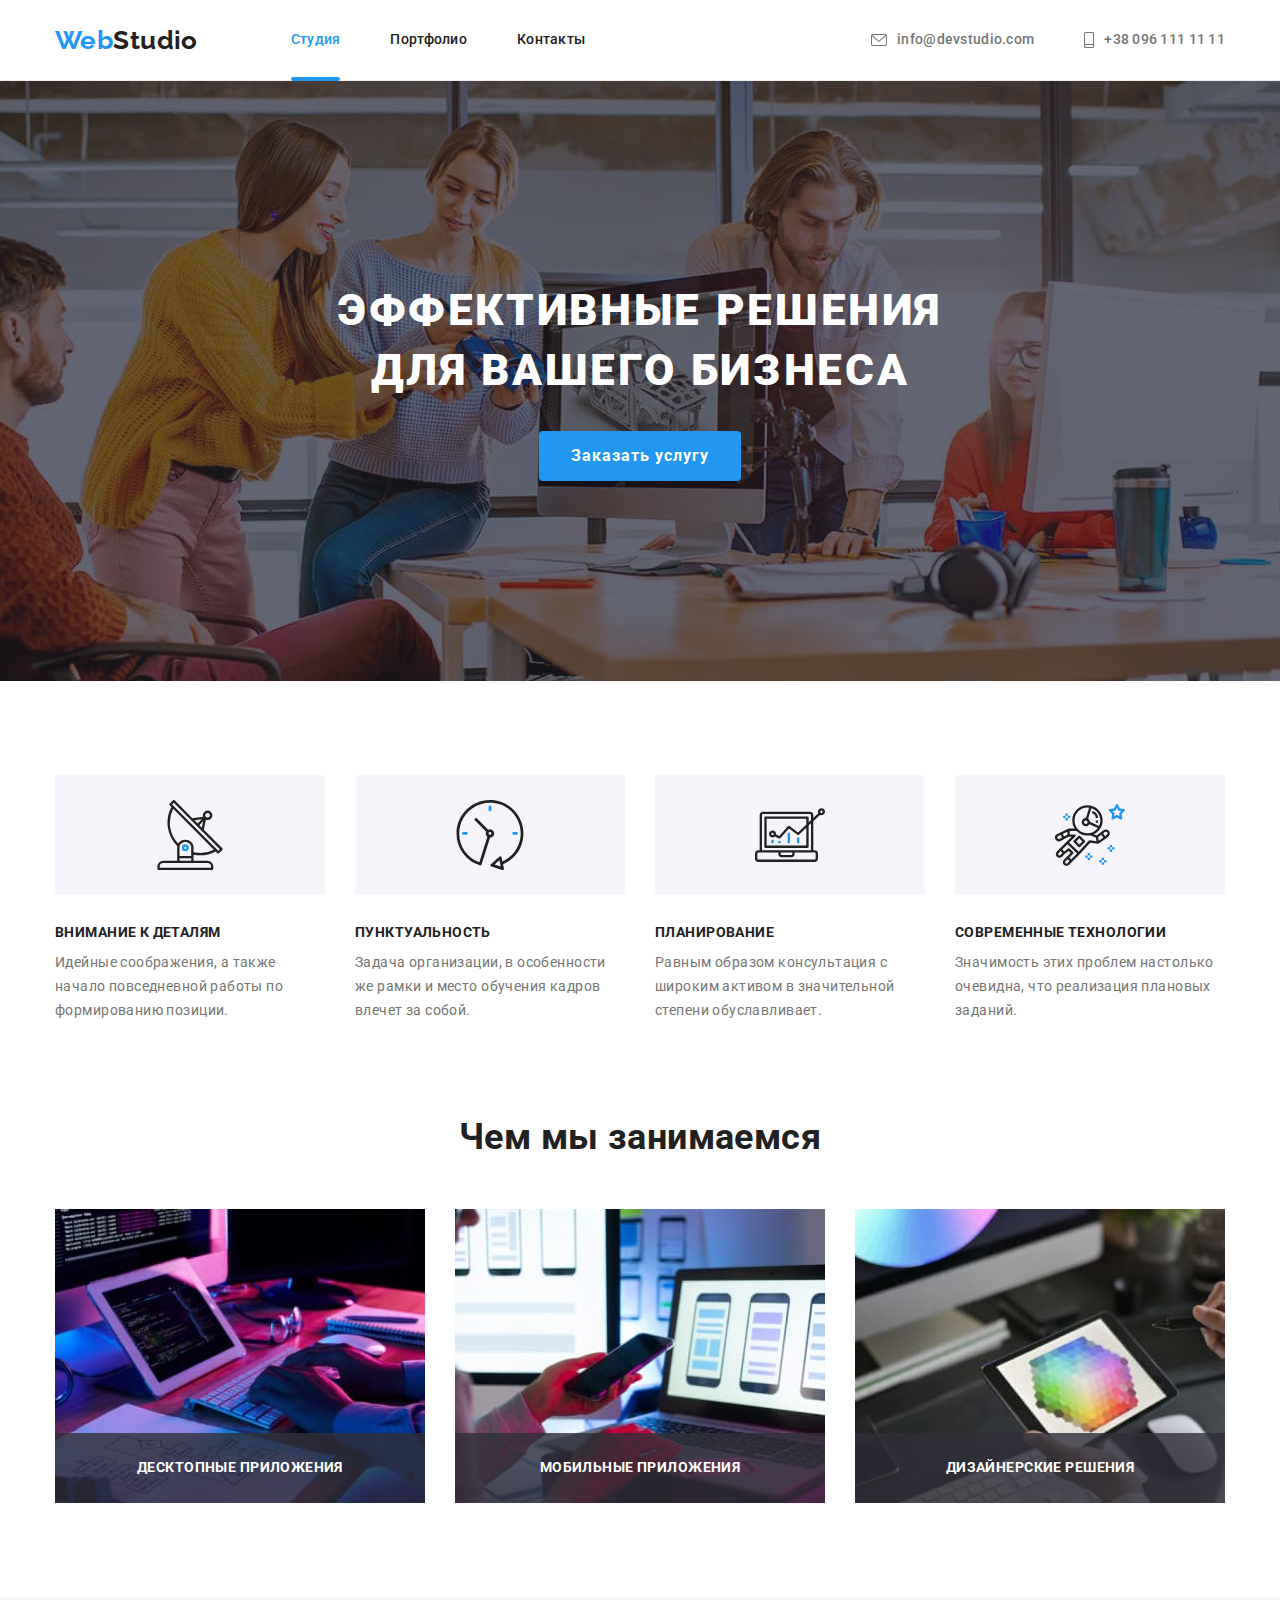
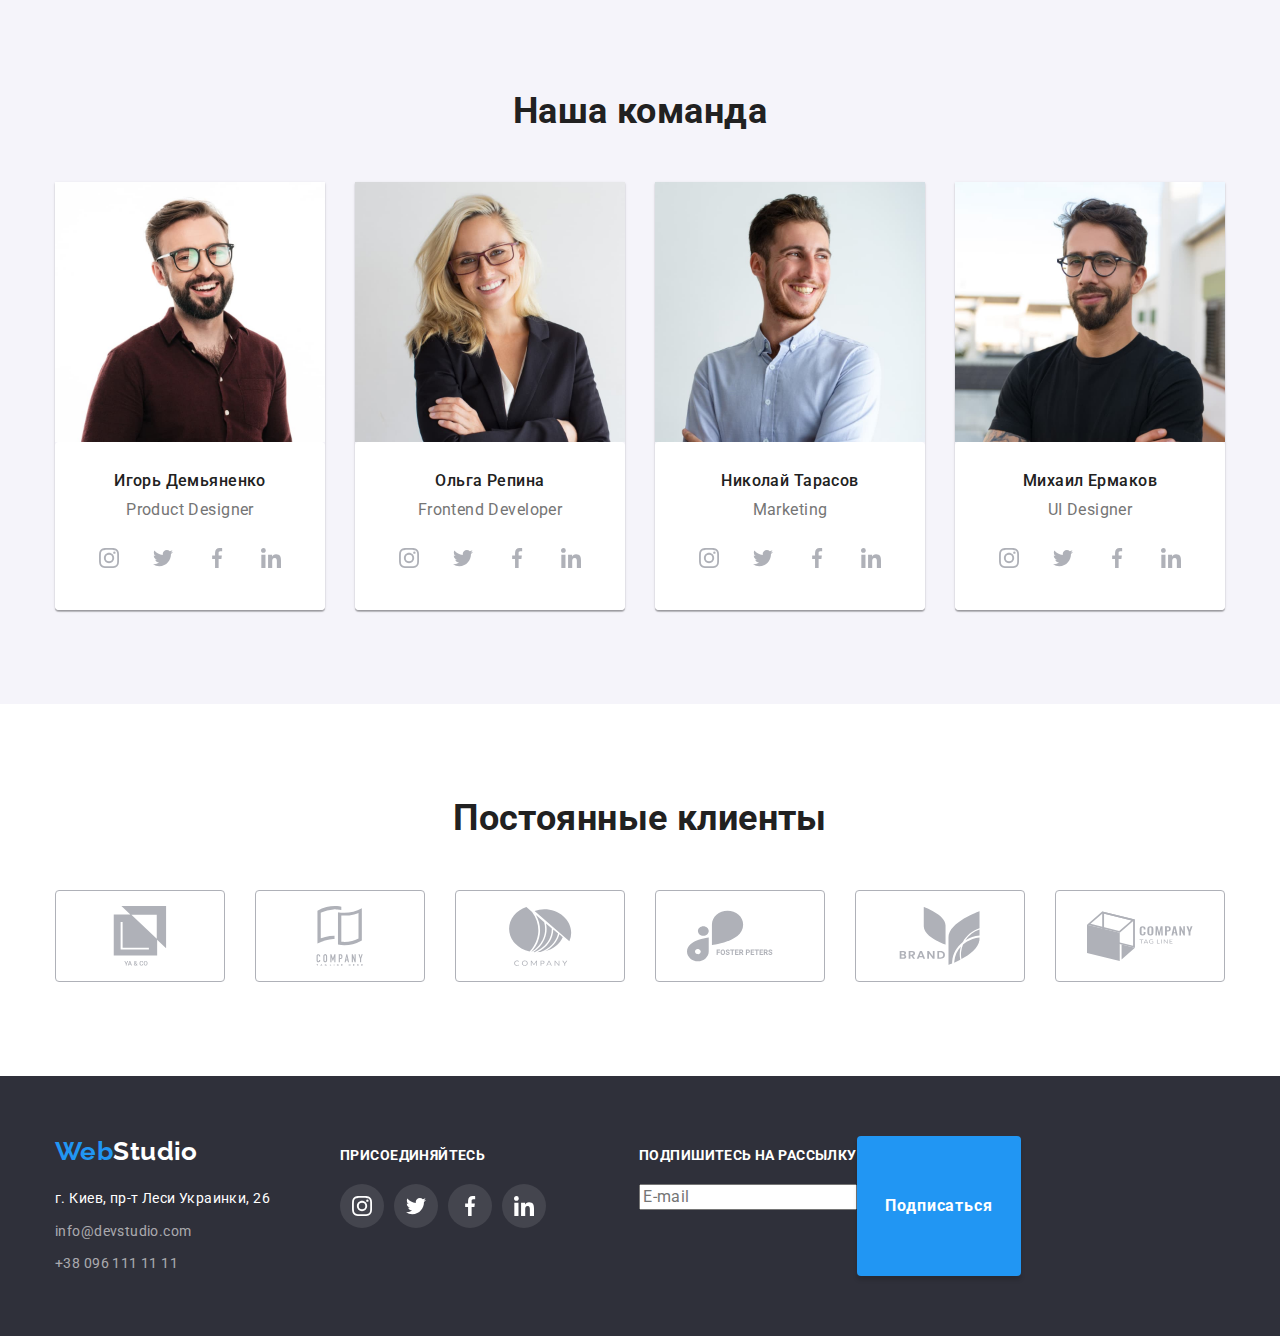
<file: index.html>
<!DOCTYPE html>
<html lang="ru">
  <head>
    <meta charset="UTF-8" />
    <meta http-equiv="X-UA-Compatible" content="IE=edge" />
    <meta name="viewport" content="width=device-width, initial-scale=1.0" />
    <link rel="preconnect" href="https://fonts.googleapis.com" />
    <link rel="preconnect" href="https://fonts.gstatic.com" crossorigin />
    <link
      href="https://fonts.googleapis.com/css2?family=Raleway:wght@700&family=Roboto:wght@400;500;700;900&display=swap"
      rel="stylesheet"
    />

    <link
      rel="stylesheet"
      href="https://cdnjs.cloudflare.com/ajax/libs/modern-normalize/1.1.0/modern-normalize.min.css"
    />

    <link rel="stylesheet" href="./css/styles.css" />
    <title>WebStudio</title>
  </head>
  <body>
    <header>
      <div class="container header-box">
        <nav class="main-nav">
          <a href="./index.html" lang="en" class="studio-logo"
            >Web<span class="studio-logo-head">Studio</span>
          </a>

          <ul class="nav-list">
            <li class="list-item">
              <a href="./index.html" class="link current nav-link">Студия</a>
            </li>
            <li class="list-item">
              <a href="./portfolio.html" class="link nav-link">Портфолио</a>
            </li>
            <li class="list-item">
              <a href="" class="link nav-link">Контакты</a>
            </li>
          </ul>
        </nav>

        <ul class="contacts">
          <li class="list-item">
            <a href="mailto:info@devstudio.com" class="link contact">
              <svg class="contact-icon" width="16" height="12">
                <use href="./images/icons.svg#icon-envelope"></use>
              </svg>
              info@devstudio.com</a
            >
          </li>
          <li class="list-item">
            <a href="tel:+380961111111" class="link contact">
              <svg class="contact-icon" width="10" height="16">
                <use href="./images/icons.svg#icon-smartphone"></use>
              </svg>
              +38 096 111 11 11</a
            >
          </li>
        </ul>
      </div>
    </header>

    <main>
      <!--герой-->
      <section class="hero">
        <div class="overlay">
          <h1 class="hero-title">Эффективные решения для вашего бизнеса</h1>
          <button type="button" class="hero-button" data-modal-open>Заказать услугу</button>
          <div class="backdrop is-hidden" data-modal>
            <div class="modal">
              <button class="close-button" data-modal-close>
                <svg width="18" height="18">
                  <use href="./images/icons.svg#icon-close"></use>
                </svg>
              </button>
              <strong>Оставьте свои данные, мы вам перезвоним</strong>
              <form action="">
                <div>
                  <label for="name">Имя</label>
                  <input type="text" name="name" id="name" />
                  <label for="tel">Телефон</label>
                  <input type="text" name="tel" id="tel" />
                  <label for="mail">Почта</label>
                  <input type="text" name="mail" id="modal-mail" />
                  <label for="textarea">Комментарий</label>
                  <input
                    type="textarea"
                    name="textarea"
                    id="textarea"
                    placeholder="Введите текст"
                  />
                </div>
                <input type="checkbox" />
                <label for="checkbox"
                  >Соглашаюсь с рассылкой и принимаю
                  <a href="#">Условия договора</a>
                </label>
                <button>Отправить</button>
              </form>
            </div>
          </div>
        </div>
      </section>
      <!--Особенности-->
      <section class="section">
        <div class="container">
          <h2 class="title section-title" hidden>Особенности</h2>
          <ul class="features">
            <li class="list-item">
              <div class="features-box">
                <svg width="70" height="70">
                  <use href="./images/icons.svg#icon-antenna"></use>
                </svg>
              </div>
              <h3 class="title features-title">Внимание к деталям</h3>
              <p class="text">
                Идейные соображения, а также начало повседневной работы по формированию позиции.
              </p>
            </li>
            <li class="list-item">
              <div class="features-box">
                <svg width="70" height="70">
                  <use href="./images/icons.svg#icon-clock"></use>
                </svg>
              </div>
              <h3 class="title features-title">Пунктуальность</h3>
              <p class="text">
                Задача организации, в особенности же рамки и место обучения кадров влечет за собой.
              </p>
            </li>
            <li class="list-item">
              <div class="features-box">
                <svg width="70" height="70">
                  <use href="./images/icons.svg#icon-diagram"></use>
                </svg>
              </div>
              <h3 class="title features-title">Планирование</h3>
              <p class="text">
                Равным образом консультация с широким активом в значительной степени обуславливает.
              </p>
            </li>
            <li class="list-item">
              <div class="features-box">
                <svg width="70" height="70">
                  <use href="./images/icons.svg#icon-astronaut"></use>
                </svg>
              </div>
              <h3 class="title features-title">Современные технологии</h3>
              <p class="text">
                Значимость этих проблем настолько очевидна, что реализация плановых заданий.
              </p>
            </li>
          </ul>
        </div>
      </section>
      <!--Чем мы занимаемся-->
      <section class="section no-padding">
        <div class="container">
          <h2 class="title section-title">Чем мы занимаемся</h2>
          <ul class="what-we-do-list">
            <li class="list-item">
              <img src="./images/box1.jpg" alt="Человек набирает код на клавиатуре" width="370" />
              <p class="what-we-do-text">Десктопные приложения</p>
            </li>
            <li class="list-item">
              <img src="./images/box2.jpg" alt="Человек держит в руках смартфон" width="370" />
              <p class="what-we-do-text">Мобильные приложения</p>
            </li>
            <li class="list-item">
              <img
                src="./images/box3.jpg"
                alt="Человек выбирает цвет из палитры на планшете"
                width="370"
              />
              <p class="what-we-do-text">Дизайнерские решения</p>
            </li>
          </ul>
        </div>
      </section>
      <!--Наша команда-->
      <section class="our-team section">
        <div class="container">
          <h2 class="title section-title">Наша команда</h2>
          <ul class="team-list">
            <li class="list-item">
              <img src="./images/igor.jpg" alt="Игорь Демьяненко" width="270" />
              <div class="team-text-box">
                <h3 class="title team-title">Игорь Демьяненко</h3>
                <p lang="en" class="team-text">Product Designer</p>
                <ul class="team-sm-list">
                  <li class="team-sm-item">
                    <a href="https://www.instagram.com/" class="team-sm-link">
                      <svg class="team-sm-icon" width="20" height="20">
                        <use href="./images/icons.svg#icon-instagram"></use>
                      </svg>
                    </a>
                  </li>
                  <li class="team-sm-item">
                    <a href="https://twitter.com/" class="team-sm-link">
                      <svg class="team-sm-icon" width="20" height="20">
                        <use href="./images/icons.svg#icon-twitter"></use>
                      </svg>
                    </a>
                  </li>
                  <li class="team-sm-item">
                    <a href="https://www.facebook.com/" class="team-sm-link">
                      <svg class="team-sm-icon" width="20" height="20">
                        <use href="./images/icons.svg#icon-facebook"></use>
                      </svg>
                    </a>
                  </li>
                  <li class="team-sm-item">
                    <a href="linkedin.com" class="team-sm-link">
                      <svg class="team-sm-icon" width="20" height="20">
                        <use href="./images/icons.svg#icon-linkedin"></use>
                      </svg>
                    </a>
                  </li>
                </ul>
              </div>
            </li>
            <li class="list-item">
              <img src="./images/olga.jpg" alt="Ольга Репина" width="270" />
              <div class="team-text-box">
                <h3 class="title team-title">Ольга Репина</h3>
                <p lang="en" class="team-text">Frontend Developer</p>
                <ul class="team-sm-list">
                  <li class="team-sm-item">
                    <a href="https://www.instagram.com/" class="team-sm-link">
                      <svg class="team-sm-icon" width="20" height="20">
                        <use href="./images/icons.svg#icon-instagram"></use>
                      </svg>
                    </a>
                  </li>
                  <li class="team-sm-item">
                    <a href="https://twitter.com/" class="team-sm-link">
                      <svg class="team-sm-icon" width="20" height="20">
                        <use href="./images/icons.svg#icon-twitter"></use>
                      </svg>
                    </a>
                  </li>
                  <li class="team-sm-item">
                    <a href="https://www.facebook.com/" class="team-sm-link">
                      <svg class="team-sm-icon" width="20" height="20">
                        <use href="./images/icons.svg#icon-facebook"></use>
                      </svg>
                    </a>
                  </li>
                  <li class="team-sm-item">
                    <a href="linkedin.com" class="team-sm-link">
                      <svg class="team-sm-icon" width="20" height="20">
                        <use href="./images/icons.svg#icon-linkedin"></use>
                      </svg>
                    </a>
                  </li>
                </ul>
              </div>
            </li>
            <li class="list-item">
              <img src="./images/nikolai.jpg" alt="Николай Тарасов" width="270" />
              <div class="team-text-box">
                <h3 class="title team-title">Николай Тарасов</h3>
                <p lang="en" class="team-text">Marketing</p>
                <ul class="team-sm-list">
                  <li class="team-sm-item">
                    <a href="https://www.instagram.com/" class="team-sm-link">
                      <svg class="team-sm-icon" width="20" height="20">
                        <use href="./images/icons.svg#icon-instagram"></use>
                      </svg>
                    </a>
                  </li>
                  <li class="team-sm-item">
                    <a href="https://twitter.com/" class="team-sm-link">
                      <svg class="team-sm-icon" width="20" height="20">
                        <use href="./images/icons.svg#icon-twitter"></use>
                      </svg>
                    </a>
                  </li>
                  <li class="team-sm-item">
                    <a href="https://www.facebook.com/" class="team-sm-link">
                      <svg class="team-sm-icon" width="20" height="20">
                        <use href="./images/icons.svg#icon-facebook"></use>
                      </svg>
                    </a>
                  </li>
                  <li class="team-sm-item">
                    <a href="linkedin.com" class="team-sm-link">
                      <svg class="team-sm-icon" width="20" height="20">
                        <use href="./images/icons.svg#icon-linkedin"></use>
                      </svg>
                    </a>
                  </li>
                </ul>
              </div>
            </li>
            <li class="list-item">
              <img src="./images/michael.jpg" alt="Михаил Ермаков" width="270" />
              <div class="team-text-box">
                <h3 class="title team-title">Михаил Ермаков</h3>
                <p lang="en" class="team-text">UI Designer</p>
                <ul class="team-sm-list">
                  <li class="team-sm-item">
                    <a href="https://www.instagram.com/" class="team-sm-link">
                      <svg class="team-sm-icon" width="20" height="20">
                        <use href="./images/icons.svg#icon-instagram"></use>
                      </svg>
                    </a>
                  </li>
                  <li class="team-sm-item">
                    <a href="https://twitter.com/" class="team-sm-link">
                      <svg class="team-sm-icon" width="20" height="20">
                        <use href="./images/icons.svg#icon-twitter"></use>
                      </svg>
                    </a>
                  </li>
                  <li class="team-sm-item">
                    <a href="https://www.facebook.com/" class="team-sm-link">
                      <svg class="team-sm-icon" width="20" height="20">
                        <use href="./images/icons.svg#icon-facebook"></use>
                      </svg>
                    </a>
                  </li>
                  <li class="team-sm-item">
                    <a href="linkedin.com" class="team-sm-link">
                      <svg class="team-sm-icon" width="20" height="20">
                        <use href="./images/icons.svg#icon-linkedin"></use>
                      </svg>
                    </a>
                  </li>
                </ul>
              </div>
            </li>
          </ul>
        </div>
      </section>
      <!-- Постоянные клиенты -->
      <section class="section">
        <div class="container">
          <h1 class="title section-title">Постоянные клиенты</h1>
          <ul class="client-list">
            <li class="client-list-item">
              <a href="" class="client-link"
                ><div class="client-box">
                  <svg class="client-logo" width="106" height="60">
                    <use href="./images/icons.svg#icon-client-1"></use>
                  </svg>
                </div>
              </a>
            </li>
            <li class="client-list-item">
              <a href="" class="client-link"
                ><div class="client-box">
                  <svg class="client-logo" width="106" height="60">
                    <use href="./images/icons.svg#icon-client-2"></use>
                  </svg>
                </div>
              </a>
            </li>
            <li class="client-list-item">
              <a href="" class="client-link"
                ><div class="client-box">
                  <svg class="client-logo" width="106" height="60">
                    <use href="./images/icons.svg#icon-client-3"></use>
                  </svg>
                </div>
              </a>
            </li>
            <li class="client-list-item">
              <a href="" class="client-link"
                ><div class="client-box">
                  <svg class="client-logo" width="106" height="60">
                    <use href="./images/icons.svg#icon-client-4"></use>
                  </svg>
                </div>
              </a>
            </li>
            <li class="client-list-item">
              <a href="" class="client-link"
                ><div class="client-box">
                  <svg class="client-logo" width="106" height="60">
                    <use href="./images/icons.svg#icon-client-5"></use>
                  </svg>
                </div>
              </a>
            </li>
            <li class="client-list-item">
              <a href="" class="client-link"
                ><div class="client-box">
                  <svg class="client-logo" width="106" height="60">
                    <use href="./images/icons.svg#icon-client-6"></use>
                  </svg>
                </div>
              </a>
            </li>
          </ul>
        </div>
      </section>
    </main>

    <footer class="footer">
      <div class="container footer-box">
        <div class="addres-box">
          <a href="./index.html" lang="en" class="studio-logo"
            >Web<span class="studio-logo-footer">Studio</span>
          </a>
          <address>
            <ul>
              <li class="address-list-item list-item">
                <a
                  href="https://goo.gl/maps/N29kRaFCmKMLRvAt8"
                  target="_blank"
                  rel="noopener noreferrer"
                  class="link address-contact address"
                  >г. Киев, пр-т Леси Украинки, 26</a
                >
              </li>
              <li class="address-list-item list-item">
                <a href="mailto:info@devstudio.com" class="link address-contact"
                  >info@devstudio.com</a
                >
              </li>
              <li class="address-list-item list-item">
                <a href="tel:+380961111111" class="link address-contact">+38 096 111 11 11</a>
              </li>
            </ul>
          </address>
        </div>

        <div>
          <strong class="sm-title">присоединяйтесь</strong>
          <ul class="footer-sm-list">
            <li class="footer-sm-item">
              <a href="https://www.instagram.com/" class="footer-sm-link">
                <svg class="footer-sm-icon" width="20" height="20">
                  <use href="./images/icons.svg#icon-instagram"></use>
                </svg>
              </a>
            </li>
            <li class="footer-sm-item">
              <a href="https://twitter.com/" class="footer-sm-link">
                <svg class="footer-sm-icon" width="20" height="20">
                  <use href="./images/icons.svg#icon-twitter"></use>
                </svg>
              </a>
            </li>
            <li class="footer-sm-item">
              <a href="https://www.facebook.com/" class="footer-sm-link">
                <svg class="footer-sm-icon" width="20" height="20">
                  <use href="./images/icons.svg#icon-facebook"></use>
                </svg>
              </a>
            </li>
            <li class="footer-sm-item">
              <a href="linkedin.com" class="footer-sm-link">
                <svg class="footer-sm-icon" width="20" height="20">
                  <use href="./images/icons.svg#icon-linkedin"></use>
                </svg>
              </a>
            </li>
          </ul>
        </div>
        <form action="" class="subscription">
          <div class="subscription-box">
            <label for="mail" name="mail" class="subscription-title">Подпишитесь на рассылку</label>
            <input
              type="mail"
              name="mail"
              id="footer-mail"
              placeholder="E-mail"
              class="mail-field"
            />
          </div>
          <button class="subscription-btn" type="submit">Подписаться</button>
        </form>
      </div>
    </footer>
    <script src="./js/modal.js"></script>
  </body>
</html>
</file>
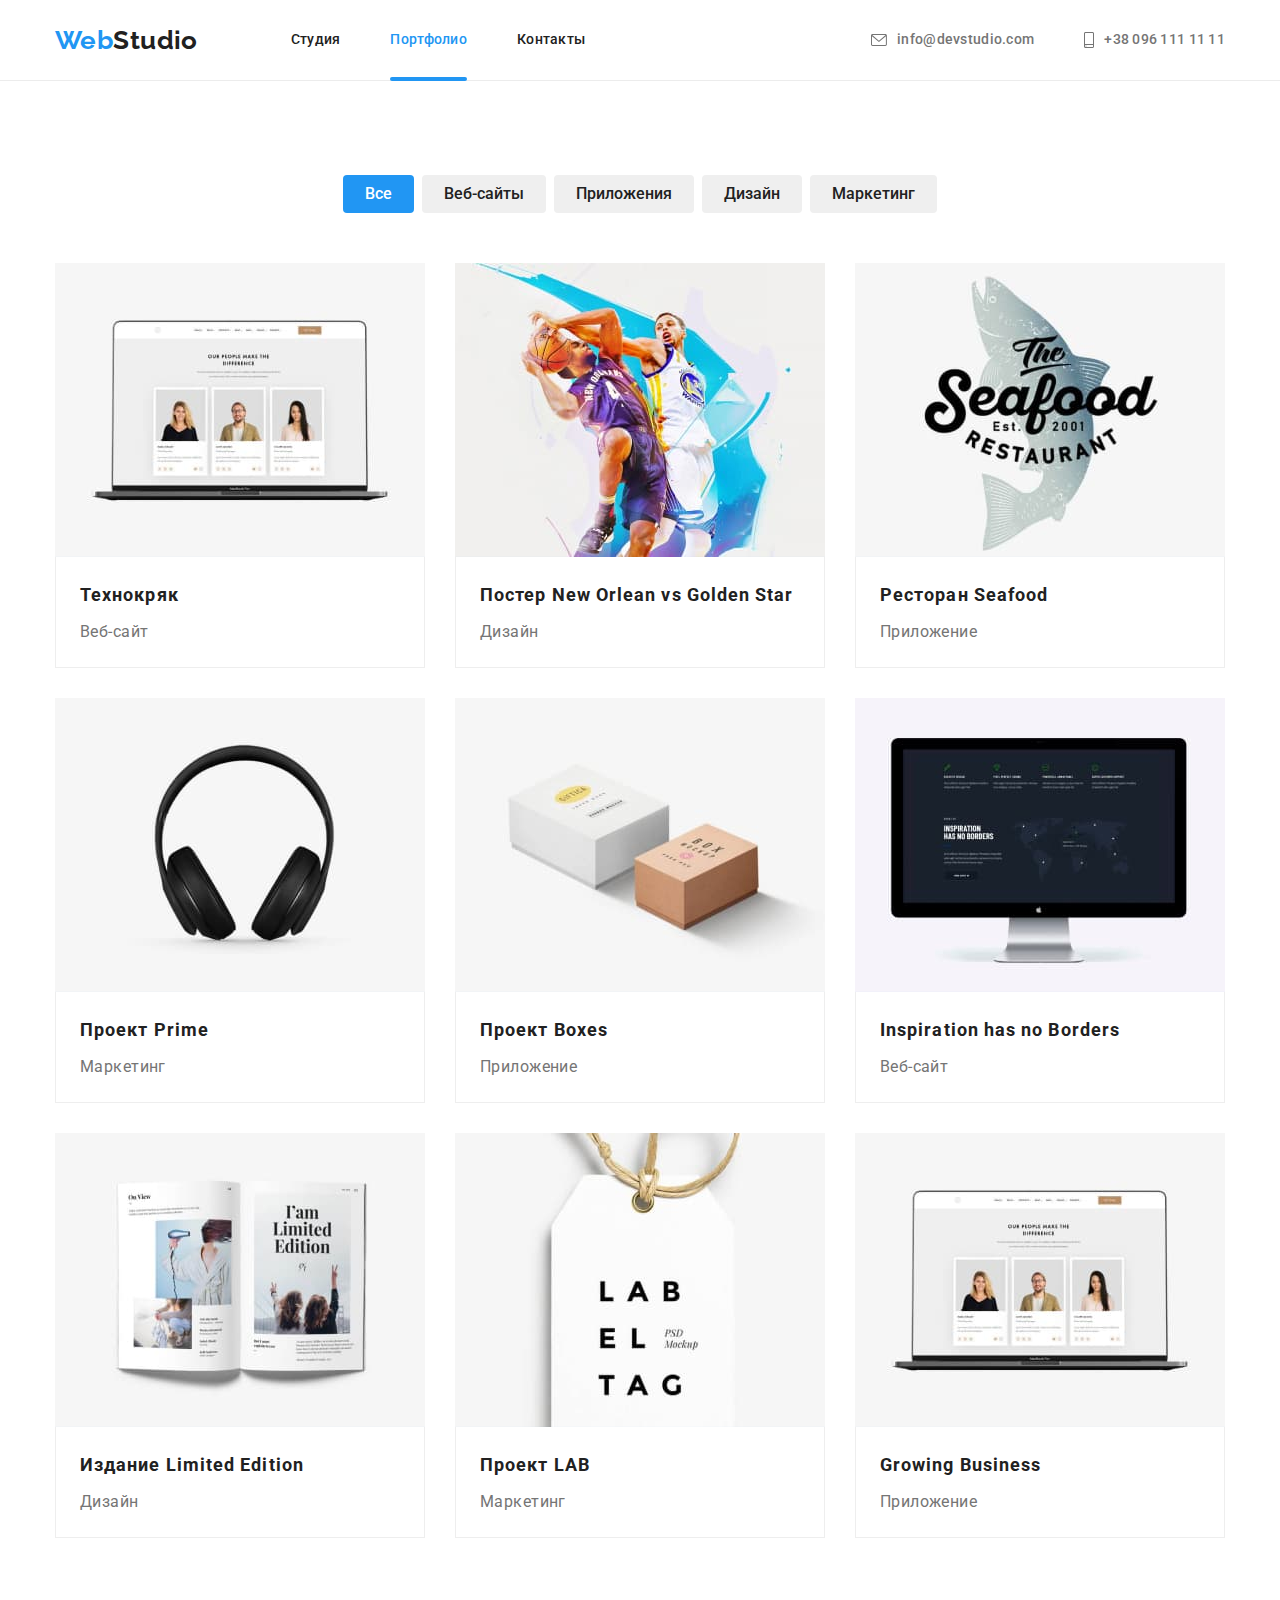
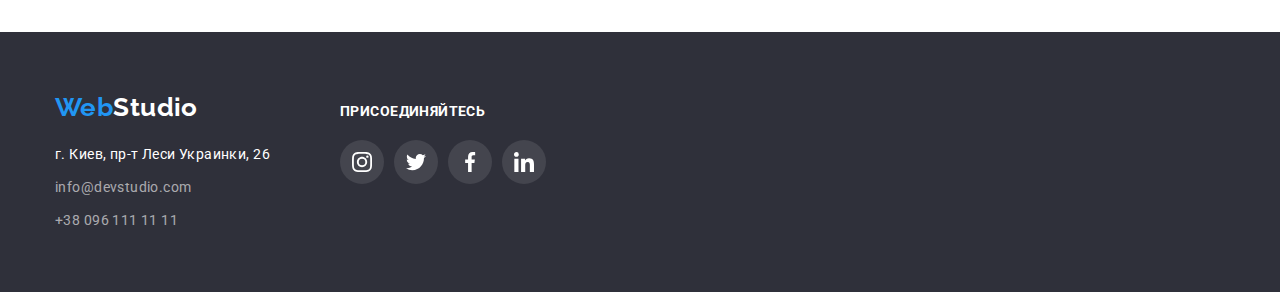
<file: portfolio.html>
<!DOCTYPE html>
<html lang="ru">
  <head>
    <meta charset="UTF-8" />
    <meta http-equiv="X-UA-Compatible" content="IE=edge" />
    <meta name="viewport" content="width=device-width, initial-scale=1.0" />

    <link rel="preconnect" href="https://fonts.googleapis.com" />
    <link rel="preconnect" href="https://fonts.gstatic.com" crossorigin />
    <link
      href="https://fonts.googleapis.com/css2?family=Raleway:wght@700&family=Roboto:wght@400;500;700;900&display=swap"
      rel="stylesheet"
    />

    <link
      rel="stylesheet"
      href="https://cdnjs.cloudflare.com/ajax/libs/modern-normalize/1.1.0/modern-normalize.min.css"
    />

    <link rel="stylesheet" href="./css/styles.css" />
    <title>Портфолио</title>
  </head>
  <body>
    <header>
      <div class="container header-box">
        <nav class="main-nav">
          <a href="./index.html" lang="en" class="studio-logo"
            >Web<span class="studio-logo-head">Studio</span>
          </a>

          <ul class="nav-list">
            <li class="list-item">
              <a href="./index.html" class="link nav-link">Студия</a>
            </li>
            <li class="list-item">
              <a href="./portfolio.html" class="link current nav-link">Портфолио</a>
            </li>
            <li class="list-item">
              <a href="" class="link nav-link">Контакты</a>
            </li>
          </ul>
        </nav>

        <ul class="contacts">
          <li class="list-item">
            <a href="mailto:info@devstudio.com" class="link contact">
              <svg class="contact-icon" width="16" height="12">
                <use href="./images/icons.svg#icon-envelope"></use>
              </svg>
              info@devstudio.com</a
            >
          </li>
          <li class="list-item">
            <a href="tel:+380961111111" class="link contact">
              <svg class="contact-icon" width="10" height="16">
                <use href="./images/icons.svg#icon-smartphone"></use>
              </svg>
              +38 096 111 11 11</a
            >
          </li>
        </ul>
      </div>
    </header>

    <!--Мейн-->
    <main>
      <section class="section">
        <div class="container">
          <h1 class="title" hidden>Портфолио</h1>
          <div class="buttons">
            <button type="button" class="filter current">Все</button>
            <button type="button" class="filter">Веб-сайты</button>
            <button type="button" class="filter">Приложения</button>
            <button type="button" class="filter">Дизайн</button>
            <button type="button" class="filter">Маркетинг</button>
          </div>

          <ul class="card-set">
            <li class="list-item portfolio-card">
              <div class="card-info">
                <img src="./images/portfolio-1.jpg" alt="Веб-сайт" width="370" />
                <p class="card-info-paragraph">
                  Ресурс предлагает комплексные предложения с разным уровнем функционала и сервисов.
                  Все это позволит посетителю получить исчерпывающие сведения о компании или частном
                  лице.
                </p>
              </div>
              <div class="card-text">
                <h2 class="title porfolio-title">Технокряк</h2>
                <p class="porfolio-text">Веб-сайт</p>
              </div>
            </li>
            <li class="list-item portfolio-card">
              <div class="card-info">
                <img src="./images/portfolio-2.jpg" alt="Постер" width="370" />
                <p class="card-info-paragraph">
                  Ресурс предлагает комплексные предложения с разным уровнем функционала и сервисов.
                  Все это позволит посетителю получить исчерпывающие сведения о компании или частном
                  лице.
                </p>
              </div>
              <div class="card-text">
                <h2 class="title porfolio-title">
                  Постер <span lang="en">New Orlean vs Golden Star</span>
                </h2>
                <p class="porfolio-text">Дизайн</p>
              </div>
            </li>
            <li class="list-item portfolio-card">
              <div class="card-info">
                <img src="./images/portfolio-3.jpg" alt="Логотип приложения" width="370" />
                <p class="card-info-paragraph">
                  Ресурс предлагает комплексные предложения с разным уровнем функционала и сервисов.
                  Все это позволит посетителю получить исчерпывающие сведения о компании или частном
                  лице.
                </p>
              </div>
              <div class="card-text">
                <h2 class="title porfolio-title">Ресторан <span lang="en">Seafood</span></h2>
                <p class="porfolio-text">Приложение</p>
              </div>
            </li>
            <li class="list-item portfolio-card">
              <div class="card-info">
                <img src="./images/portfolio-4.jpg" alt="Наушники" width="370" />
                <p class="card-info-paragraph">
                  Ресурс предлагает комплексные предложения с разным уровнем функционала и сервисов.
                  Все это позволит посетителю получить исчерпывающие сведения о компании или частном
                  лице.
                </p>
              </div>
              <div class="card-text">
                <h2 class="title porfolio-title">
                  Проект
                  <span lang="en">Prime</span>
                </h2>
                <p class="porfolio-text">Маркетинг</p>
              </div>
            </li>
            <li class="list-item portfolio-card">
              <div class="card-info">
                <img src="./images/portfolio-5.jpg" alt="Коробки" width="370" />
                <p class="card-info-paragraph">
                  Ресурс предлагает комплексные предложения с разным уровнем функционала и сервисов.
                  Все это позволит посетителю получить исчерпывающие сведения о компании или частном
                  лице.
                </p>
              </div>
              <div class="card-text">
                <h2 class="title porfolio-title">
                  Проект
                  <span lang="en">Boxes </span>
                </h2>
                <p class="porfolio-text">Приложение</p>
              </div>
            </li>
            <li class="list-item portfolio-card">
              <div class="card-info">
                <img src="./images/portfolio-6.jpg" alt="Веб-сайт" width="370" />
                <p class="card-info-paragraph">
                  Ресурс предлагает комплексные предложения с разным уровнем функционала и сервисов.
                  Все это позволит посетителю получить исчерпывающие сведения о компании или частном
                  лице.
                </p>
              </div>
              <div class="card-text">
                <h2 lang="en" class="title porfolio-title">Inspiration has no Borders</h2>
                <p class="porfolio-text">Веб-сайт</p>
              </div>
            </li>
            <li class="list-item portfolio-card">
              <div class="card-info">
                <img src="./images/portfolio-7.jpg" alt="Журнал" width="370" />
                <p class="card-info-paragraph">
                  Ресурс предлагает комплексные предложения с разным уровнем функционала и сервисов.
                  Все это позволит посетителю получить исчерпывающие сведения о компании или частном
                  лице.
                </p>
              </div>
              <div class="card-text">
                <h2 class="title porfolio-title">Издание <span lang="en">Limited Edition</span></h2>
                <p class="porfolio-text">Дизайн</p>
              </div>
            </li>
            <li class="list-item portfolio-card">
              <div class="card-info">
                <img src="./images/portfolio-8.jpg" alt="Ярлык лейбла" width="370" />
                <p class="card-info-paragraph">
                  Ресурс предлагает комплексные предложения с разным уровнем функционала и сервисов.
                  Все это позволит посетителю получить исчерпывающие сведения о компании или частном
                  лице.
                </p>
              </div>
              <div class="card-text">
                <h2 class="title porfolio-title">Проект <span lang="en">LAB</span></h2>
                <p class="porfolio-text">Маркетинг</p>
              </div>
            </li>
            <li class="list-item portfolio-card">
              <div class="card-info">
                <img src="./images/portfolio-1.jpg" alt="Человек печатает на нетбуке" width="370" />
                <p class="card-info-paragraph">
                  Ресурс предлагает комплексные предложения с разным уровнем функционала и сервисов.
                  Все это позволит посетителю получить исчерпывающие сведения о компании или частном
                  лице.
                </p>
              </div>
              <div class="card-text">
                <h2 class="title porfolio-title">Growing Business</h2>
                <p class="porfolio-text">Приложение</p>
              </div>
            </li>
          </ul>
        </div>
      </section>
    </main>

    <!--Футер-->

    <footer class="footer">
      <div class="container footer-box">
        <div class="addres-box">
          <a href="./index.html" lang="en" class="studio-logo"
            >Web<span class="studio-logo-footer">Studio</span>
          </a>
          <address>
            <ul>
              <li class="address-list-item list-item">
                <a
                  href="https://goo.gl/maps/N29kRaFCmKMLRvAt8"
                  target="_blank"
                  rel="noopener noreferrer"
                  class="link address-contact address"
                  >г. Киев, пр-т Леси Украинки, 26</a
                >
              </li>
              <li class="address-list-item list-item">
                <a href="mailto:info@devstudio.com" class="link address-contact"
                  >info@devstudio.com</a
                >
              </li>
              <li class="address-list-item list-item">
                <a href="tel:+380961111111" class="link address-contact">+38 096 111 11 11</a>
              </li>
            </ul>
          </address>
        </div>

        <div>
          <strong class="sm-title">присоединяйтесь</strong>
          <ul class="footer-sm-list">
            <li class="footer-sm-item">
              <a href="https://www.instagram.com/" class="footer-sm-link">
                <svg class="footer-sm-icon" width="20" height="20">
                  <use href="./images/icons.svg#icon-instagram"></use>
                </svg>
              </a>
            </li>
            <li class="footer-sm-item">
              <a href="https://twitter.com/" class="footer-sm-link">
                <svg class="footer-sm-icon" width="20" height="20">
                  <use href="./images/icons.svg#icon-twitter"></use>
                </svg>
              </a>
            </li>
            <li class="footer-sm-item">
              <a href="https://www.facebook.com/" class="footer-sm-link">
                <svg class="footer-sm-icon" width="20" height="20">
                  <use href="./images/icons.svg#icon-facebook"></use>
                </svg>
              </a>
            </li>
            <li class="footer-sm-item">
              <a href="linkedin.com" class="footer-sm-link">
                <svg class="footer-sm-icon" width="20" height="20">
                  <use href="./images/icons.svg#icon-linkedin"></use>
                </svg>
              </a>
            </li>
          </ul>
        </div>
      </div>
    </footer>
  </body>
</html>
</file>
<file: css/styles.css>
/* Общие стили */

:root {
  --primary-text-color: #757575;
  --title-text-color: #212121;
  --accent-color: #2196F3;
  --tertiary-text-color: #fff;
}

body {
  font-family: 'Roboto', sans-serif;
  letter-spacing: 0.03em;
  color: var(--primary-text-color);
  font-size: 14px;
}

h1,
h2,
h3,
h4,
h5,
h6,
p,
ul {margin: 0;
padding: 0;}

ul {
  list-style: none;
}

 
.link {
  text-decoration: none;
  color: var(--title-text-color);
}

.link:visited {color: var(--title-text-color);}

.title {color: var(--title-text-color);}

.container {
  width: 1200px;
  padding-left: 15px;
  padding-right: 15px;
  margin-left: auto;
  margin-right: auto;
}

/* Стили хедера */

.studio-logo {
  font-family: 'Raleway', sans-serif;
  font-weight: 700;
  font-size: 26px;
  line-height: 1.19;
  text-decoration: none;
  color: var(--accent-color);
}

header {
      border-bottom: 1px solid #ECECEC;
}

.header-box .studio-logo {
  margin-right: 93px;
}

.studio-logo .studio-logo-head {color: var(--title-text-color);}

.link.current {color: var(--accent-color);
position: relative;}

.header-box .current::after {
  display: inline-block;
  content: "";
  position: absolute;
  bottom: -1px;
  width: 100%;
  height: 4px;
  border-radius: 2px;
  background-color: var(--accent-color);
}

.studio-logo-accent {color: var(--accent-color);}

.main-nav{
  display: flex;
  align-items: center;
}

.nav-list{
display: flex;

  font-weight: 500;
  line-height: 1.14;
  letter-spacing: 0.02em;
}

.nav-list .list-item:not(:last-child),
.contacts .list-item:not(:last-child) {
 margin-right: 50px;
}

.contact > .list-item {
  display: flex;
  align-items: center;
}

.contact-icon {
  margin-right: 10px;
  --color4: currentColor;
}

.nav-link,
.link.contact {
  display: flex;
align-items: center;
  padding-top: 32px;
  padding-bottom: 32px;
}

.contact-icon {
  fill: currentColor;

}

.contacts {
  display: flex;
  justify-content: flex-end;
  margin-left: auto;
}

.link {
  transition: color 250ms cubic-bezier(0.4, 0, 0.2, 1);
}

.link:hover,
.link:focus {color: var(--accent-color);}

.contact {
  font-weight: 500;
  line-height: 1.14;
  letter-spacing: 0.02em;
  color: var(--primary-text-color);
}
.contact:visited {color: var(--primary-text-color);}

.header-box {
  display: flex;
    align-items: center;
}


/* Стили мейна главной страницы */

.section {
  padding-top: 94px;
  padding-bottom: 94px;
}

.hero {
  max-width: 1600px;
    margin: 0 auto;

}

.overlay {
padding-top: 200px;
  height: 600px;
      background-color: #2F303A66;
  background-image: linear-gradient(
    to right, 
    rgba(47, 48, 58, 0.4),
    rgba(47, 48, 58, 0.4)),
    url("../images/hero-Img.jpg");
    background-repeat: no-repeat;
    background-size: cover;
    background-position: center;
}

.hero-title {
  max-width: 650px;
  margin-bottom: 30px;
  margin-left: auto;
  margin-right: auto;
  font-weight: 900;
  font-size: 44px;
  line-height: 1.36;
  text-align: center;
  letter-spacing: 0.06em;
  text-transform: uppercase;
  color: var(--tertiary-text-color);
}

.hero-button {
  display: block;
margin-left: auto;
margin-right: auto;
  padding: 10px 32px;

  font-weight: 700;
  font-size: 16px;
  line-height: 1.88;
  letter-spacing: 0.06em;
  font-family: inherit;
  color: var(--tertiary-text-color);
  background-color: var(--accent-color);
  cursor: pointer;
border: none;
border-radius: 4px;
box-shadow: 0px 4px 4px rgba(0, 0, 0, 0.15);

transition: background-color 250ms cubic-bezier(0.4, 0, 0.2, 1);
}

.backdrop {
  position: fixed;
  top: 0;
  left: 0;
  width: 100%;
  height: 100%;
  background-color: rgba(0, 0, 0, 0.2);
  opacity: 1;
  transition: opacity 250ms cubic-bezier(0.4, 0, 0.2, 1),
  visibility 250ms cubic-bezier(0.4, 0, 0.2, 1);
}

.backdrop.is-hidden {
  visibility: hidden;
  opacity: 0;
  pointer-events: none;

}

.backdrop.is-hidden .modal {
transform: translate(-50%, -50%) scale(0.9);
}

.modal {
  position: absolute;
  top: 50%;
  left: 50%;
    width: 528px;
    height: 581px;
    
    background: #FFFFFF;
    box-shadow: 0px 1px 3px rgba(0, 0, 0, 0.12), 0px 1px 1px rgba(0, 0, 0, 0.14), 0px 2px 1px rgba(0, 0, 0, 0.2);
    border-radius: 4px;
transform: translate(-50%, -50%) scale(1);
    transition: transform 250ms cubic-bezier(0.4, 0, 0.2, 1);
}

.close-button {
  position: absolute;
  top: 0;
  right: 0;
  display: flex;
  justify-content: center;
  align-items: center;
  width: 30px;
  height: 30px;
  margin-top: 8px;
  margin-right: 8px;

  cursor: pointer;
    border: 1px solid rgba(0, 0, 0, 0.1);
    border-radius: 50%;

      background-color: var(--tertiary-text-color);
}

.hero-button:hover,
.hero-button:focus {
  background-color: #188CE8;
} 

.features-title{
  font-size: 14px;
  font-weight: 700;
  line-height: 1.14;
  text-transform: uppercase;
  margin-bottom: 10px;
}

.features {
  display: flex;
  margin-left: -30px;
}

.features .list-item {
    flex-basis: calc(100% / 4 - 30px);
      margin-left: 30px;
}


.text {
  line-height: 1.71;
}

.features-box {
  width: 270px;
  height: 120px;
  background-color: #F5F4FA;
    border-radius: 4px;
    display: flex;
    justify-content: center;
    align-items: center;
    margin-bottom: 30px;
}



.section-title {
  font-weight: 700;
  font-size: 36px;
  line-height: 1.16;
  text-align: center;
  margin-bottom: 50px;
}

.section.no-padding {
  padding-top: 0;
}

.what-we-do-list {
  display: flex;
}

.what-we-do-list .list-item + .list-item {
  margin-left: 30px;
}

.what-we-do-list > .list-item {
  position: relative;
}

.what-we-do-list img {
display: block;
}

.what-we-do-text {
  position: absolute;
  bottom: 0;
  width: 100%;
  text-align: center;
  padding-top: 27px;
  padding-bottom: 27px;
  background-color: rgba(47, 48, 58, 0.8);

}

.our-team {
  background-color: #F5F4FA;
}

.team-list {
  display: flex;
}

.team-list .list-item + .list-item {
margin-left: 30px;
}

.team-list .list-item {
  box-shadow: 0px 1px 3px rgba(0, 0, 0, 0.12), 0px 1px 1px rgba(0, 0, 0, 0.14), 0px 2px 1px rgba(0, 0, 0, 0.2);
    border-radius: 0px 0px 4px 4px;
}

.team-text-box {
  padding-top: 30px;
  padding-bottom: 30px;
  background-color: #fff;
  border-radius: 4px;
}

.team-title {
  font-weight: 500;
  font-size: 16px;
  line-height: 1.18;
  text-align: center;
  margin-bottom: 10px;
}

.team-list img {
  display: block;
}

.team-text {
  font-size: 16px;
  line-height: 1.18;
  text-align: center;
  margin-bottom: 16px;
}

.team-sm-list {
  justify-content: center;
}

.team-sm-link {
color: #AFB1B8;
transition: color 250ms cubic-bezier(0.4, 0, 0.2, 1),
background-color 250ms cubic-bezier(0.4, 0, 0.2, 1);
}

.team-sm-link:hover,
.team-sm-link:focus {
background-color: var(--accent-color);
color: var(--tertiary-text-color);
}

.team-sm-icon {
  --color1:currentColor
}

.client-list {
  display: flex;
}

.client-box {
  width: 170px;
  height: 92px;
  border: 1px solid currentColor;
  border-radius: 4px;
  display: flex;
    justify-content: center;
    align-items: center;
    
}

.client-list-item:not(:last-child) {
  margin-right: 30px;
}

.client-link {
  color: #AFB1B8;
  transition: color 250ms cubic-bezier(0.4, 0, 0.2, 1);
}

.client-link:visited {
color: #AFB1B8;
}

.client-link:hover,
.client-link:focus
 {
color: var(--accent-color);
fill: var(--accent-color);
}

.client-logo {
  --color1: currentColor;
}

/* Стили футера */

.footer {
  padding-top: 60px;
  padding-bottom: 60px;
}

.footer .studio-logo {
  display: block;
  margin-bottom: 20px;
}

.address-list-item:not(:last-child) {
  margin-bottom: 9px;
}

.studio-logo .studio-logo-footer
{color: var(--tertiary-text-color);}

footer {background-color: #2F303A;}

.address-list-item {
  font-style: normal;
  line-height: 1.7;
  color: var(--tertiary-text-color);

  transition: color 250ms cubic-bezier(0.4, 0, 0.2, 1);
}

.address-list-item > .address-contact {color: rgba(255, 255, 255, 0.6);}
.address-list-item > .address-contact:visited {color: rgba(255, 255, 255, 0.6);}

.address-contact:hover,
.address-contact:focus {color: var(--tertiary-text-color);}

.link.address-contact.address {
  color: var(--tertiary-text-color);
}

.sm-title, .what-we-do-text,
.subscription-title {
  font-weight: 700;
    font-size: 14px;
    line-height: 1.14;
    letter-spacing: 0.03em;
    text-transform: uppercase;
    color: var(--tertiary-text-color);

}
.sm-title, .subscription-title {
  display: block;
    padding-bottom: 20px;
    padding-top: 12px;
}


.footer-box {
  display: flex;
}

.addres-box {
  margin-right: 70px;
}

.footer-sm-list,
.team-sm-list {
  display: flex;
}

.footer-sm-link,
.team-sm-link {
  display: flex;
  justify-content: center;
  align-items: center;
      width: 44px;
      height: 44px;
      border-radius: 50%;
}

.footer-sm-link {
        background-color: rgba(255, 255, 255, 0.1);
          color: var(--tertiary-text-color);
          transition: background-color 250ms cubic-bezier(0.4, 0, 0.2, 1);
}

.footer-sm-link:hover,
.footer-sm-link:focus {
  background-color: var(--accent-color);
}

.footer-sm-item:not(:last-child),
.team-sm-item:not(:last-child) {
  margin-right: 10px;
}

.footer-sm-icon {
  --color1:currentColor
}

/* стили формы подписки */

.subscription {
  display: flex;
  margin-left: 93px;
}

.mail-field {
  font-size: 16px;
    line-height: 1.25;

    letter-spacing: 0.03em;
    color: rgba(255, 255, 255, 0.6);
}

.subscription-btn {
    padding: 10px 28px;
      font-weight: 700;
      font-size: 16px;
      line-height: 1.88;
      letter-spacing: 0.06em;
      font-family: inherit;
      color: var(--tertiary-text-color);
      background-color: var(--accent-color);
      cursor: pointer;
      border: none;
      border-radius: 4px;
      box-shadow: 0px 4px 4px rgba(0, 0, 0, 0.15);
    
      transition: background-color 250ms cubic-bezier(0.4, 0, 0.2, 1);
}

.subscription-box {
  display: flex;
flex-direction: column;
}

/* Стили для мейна страницы "Портфолио" */

.filter {
  font-weight: 500;
  font-size: 16px;
  line-height: 1.62;
font-family: inherit;
  color: #212121;
  cursor: pointer;
  border: none;
  padding: 6px 22px;
  border-radius: 4px;
transition: background-color 250ms cubic-bezier(0.4, 0, 0.2, 1),
color 250ms cubic-bezier(0.4, 0, 0.2, 1);

}
.filter.current {
  color: var(--tertiary-text-color);
  background-color: var(--accent-color);
}

.filter:hover,
.filter:focus {color: var(--tertiary-text-color);
background-color: var(--accent-color);
box-shadow: 0px 3px 1px rgba(0, 0, 0, 0.1), 0px 1px 2px rgba(0, 0, 0, 0.08), 0px 2px 2px rgba(0, 0, 0, 0.12);
  border-radius: 4px;}

.porfolio-title {
  font-weight: 700;
  font-size: 18px;
  line-height: 2;
  letter-spacing: 0.06em;
  padding-bottom: 4px;
}

.porfolio-text {
  font-size: 16px;
  line-height: 1.88;
  color: var(--primary-text-color);

}

.portfolio-card {
transition: box-shadow 250ms cubic-bezier(0.4, 0, 0.2, 1);
}


.portfolio-card:hover {
  box-shadow: 0px 1px 1px rgba(0, 0, 0, 0.12), 0px 4px 4px rgba(0, 0, 0, 0.06), 1px 4px 6px rgba(0, 0, 0, 0.16);
}

.card-text {
  border-bottom:  1px solid #eee;
  border-left: 1px solid #eee;
  border-right: 1px solid #eee;
  padding: 20px 24px;
  background-color: var(--tertiary-text-color);


}

.buttons {
display: flex;
justify-content: center;
align-items: center;
margin-bottom: 50px;
}

.buttons .filter:not(:last-child) {
margin-right: 8px;
}

.card-set {
  margin: 0;
  padding: 0;
  display: flex;
flex-wrap: wrap;
  margin-top: -30px;
    margin-left: -30px;
}

.card-set img {
  display: block;
  max-width: 100%;
  height: auto;
}

.card-set > .list-item {
  flex-basis: calc(100% / 3 - 30px);
  margin-top: 30px;
  margin-left: 30px;
}

.card-info {
  position: relative;
    z-index: -1;
}

.portfolio-card, .card-text {
  overflow: hidden;
}

.card-info-paragraph {

position: absolute;
  display: inline-block;
  bottom: 0;
  left: 0;
width: 100%;
height: 100%;
    font-size: 18px;
    line-height: 1.58;
    color: var(--tertiary-text-color);
    background-color: rgba(33, 150, 243, 0.9);
    padding: 63px 24px;
  transform: translateY(100%);
  transition: transform 250ms cubic-bezier(0.4, 0, 0.2, 1);
}

.portfolio-card:hover .card-info-paragraph {
  transform: translateY(0);
}
</file>
